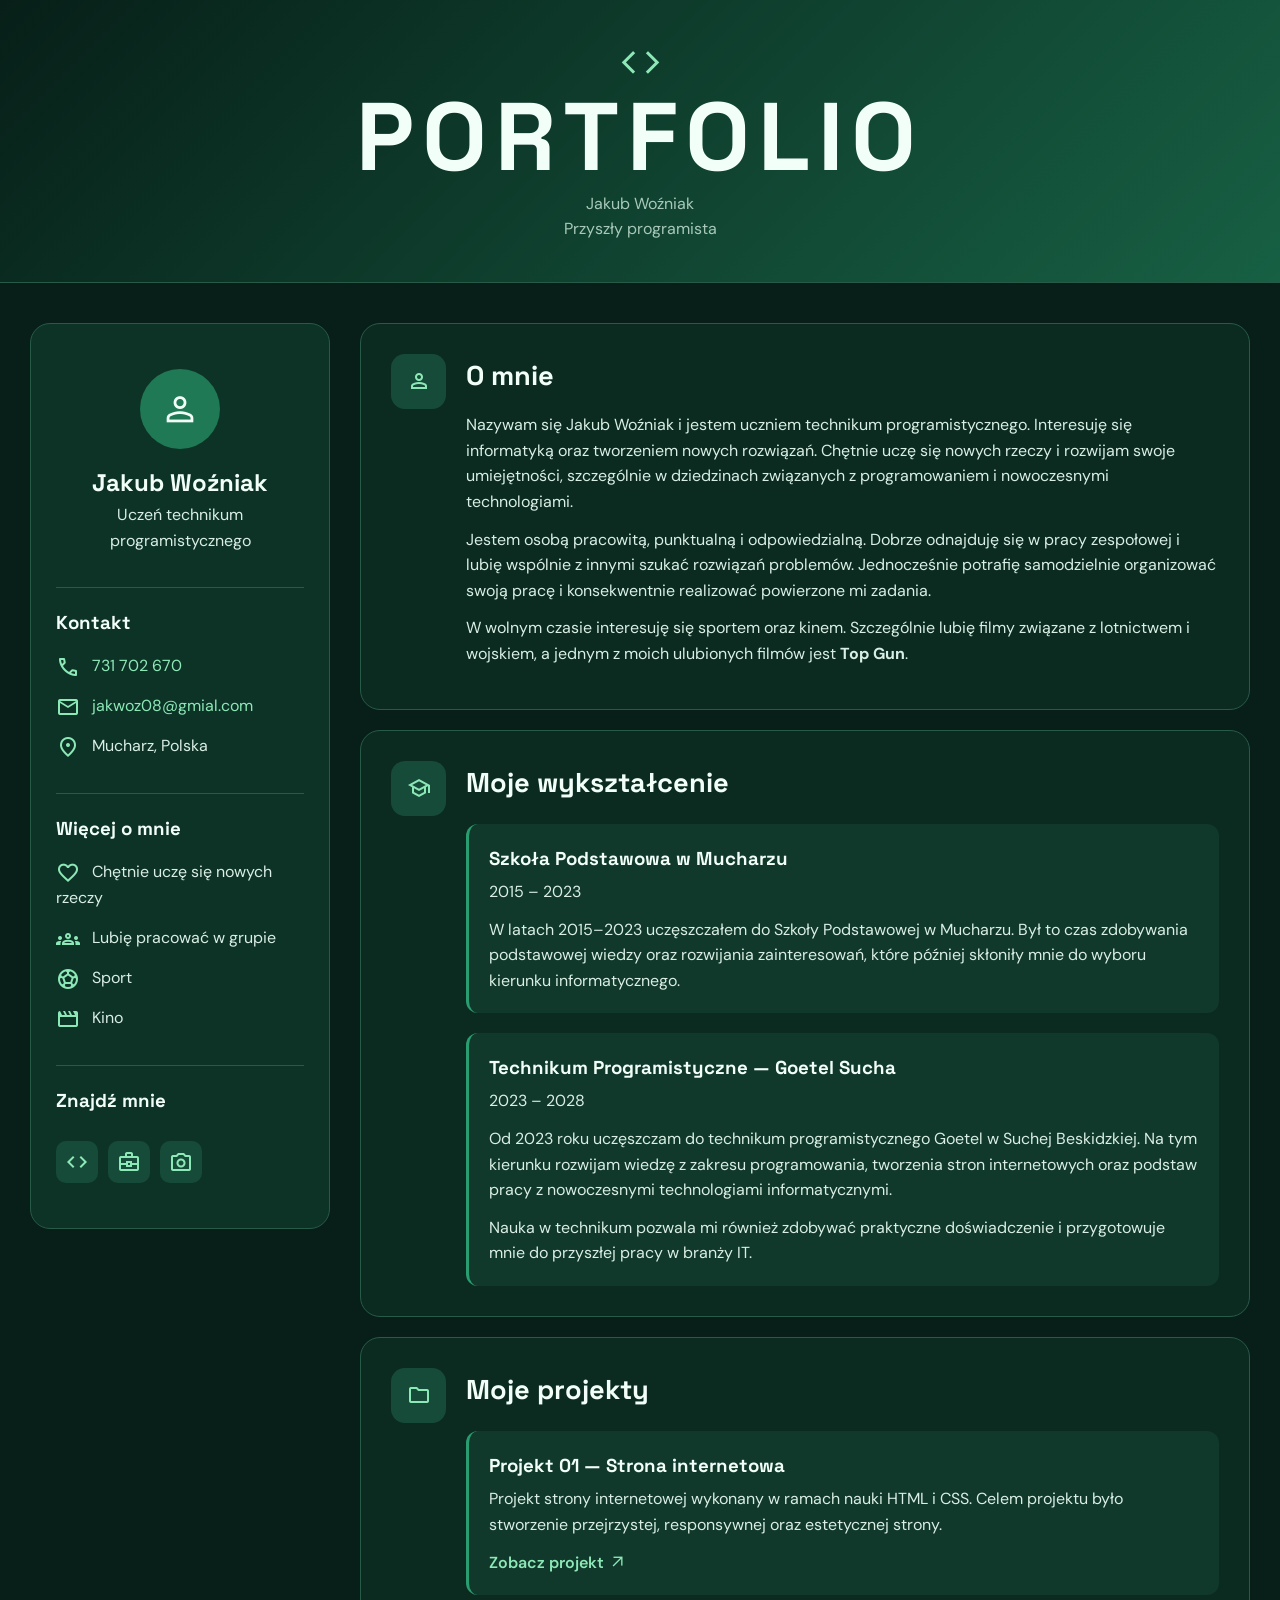
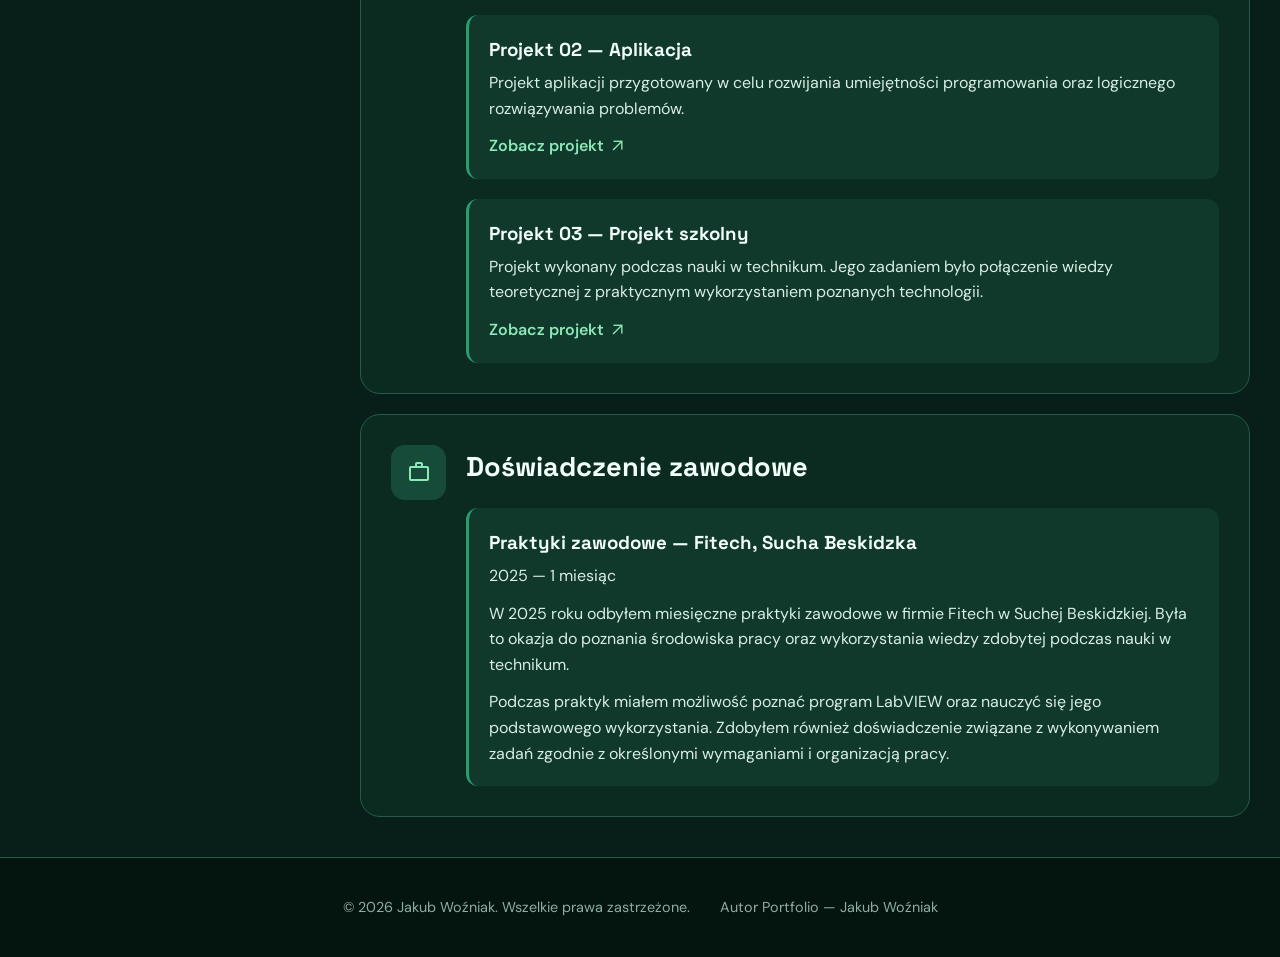
<file: index.html>
<!DOCTYPE html>
<html lang="pl">
<head>
    <meta charset="UTF-8">
    <meta name="viewport" content="width=device-width, initial-scale=1.0">

    <title>Portfolio — Jakub Woźniak</title>

    <link rel="preconnect" href="https://fonts.googleapis.com">
    <link rel="preconnect" href="https://fonts.gstatic.com" crossorigin>

    <link href="https://fonts.googleapis.com/css2?family=DM+Sans:wght@400;500;600;700&family=Space+Grotesk:wght@400;500;600;700&display=swap" rel="stylesheet">

    <link href="https://fonts.googleapis.com/css2?family=Material+Symbols+Outlined:opsz,wght,FILL,GRAD@20..48,100..700,0..1,-50..200" rel="stylesheet">

    <link rel="stylesheet" href="style.css">
</head>

<body>

<header>
    <span class="material-symbols-outlined">code</span>

    <h1>PORTFOLIO</h1>

    <p>Jakub Woźniak</p>
    <p>Przyszły programista</p>
</header>

<div class="container">

    <aside>
        <section>
            <span class="material-symbols-outlined">person</span>

            <h2>Jakub Woźniak</h2>
            <p>Uczeń technikum programistycznego</p>
        </section>

        <section>
            <h3>Kontakt</h3>

            <p>
                <span class="material-symbols-outlined">phone</span>
                <a href="tel:+48731702670">731 702 670</a>
            </p>

            <p>
                <span class="material-symbols-outlined">mail</span>
                <a href="mailto:jakwoz08@gmial.com">jakwoz08@gmial.com</a>
            </p>

            <p>
                <span class="material-symbols-outlined">location_on</span>
                Mucharz, Polska
            </p>
        </section>

        <section>
            <h3>Więcej o mnie</h3>

            <p>
                <span class="material-symbols-outlined">favorite</span>
                Chętnie uczę się nowych rzeczy
            </p>

            <p>
                <span class="material-symbols-outlined">groups</span>
                Lubię pracować w grupie
            </p>

            <p>
                <span class="material-symbols-outlined">sports_soccer</span>
                Sport
            </p>

            <p>
                <span class="material-symbols-outlined">movie</span>
                Kino
            </p>
        </section>

        <section>
            <h3>Znajdź mnie</h3>

            <a href="#" aria-label="GitHub">
                <span class="material-symbols-outlined">code</span>
            </a>

            <a href="#" aria-label="LinkedIn">
                <span class="material-symbols-outlined">business_center</span>
            </a>

            <a href="#" aria-label="Instagram">
                <span class="material-symbols-outlined">photo_camera</span>
            </a>
        </section>
    </aside>

    <main>

        <section>
            <span class="material-symbols-outlined">person</span>

            <article>
                <h2>O mnie</h2>

                <p>
                    Nazywam się Jakub Woźniak i jestem uczniem technikum
                    programistycznego. Interesuję się informatyką oraz
                    tworzeniem nowych rozwiązań. Chętnie uczę się nowych
                    rzeczy i rozwijam swoje umiejętności, szczególnie w
                    dziedzinach związanych z programowaniem i nowoczesnymi
                    technologiami.
                </p>

                <p>
                    Jestem osobą pracowitą, punktualną i odpowiedzialną.
                    Dobrze odnajduję się w pracy zespołowej i lubię wspólnie
                    z innymi szukać rozwiązań problemów. Jednocześnie potrafię
                    samodzielnie organizować swoją pracę i konsekwentnie
                    realizować powierzone mi zadania.
                </p>

                <p>
                    W wolnym czasie interesuję się sportem oraz kinem.
                    Szczególnie lubię filmy związane z lotnictwem i wojskiem,
                    a jednym z moich ulubionych filmów jest
                    <strong>Top Gun</strong>.
                </p>
            </article>
        </section>

        <section>
            <span class="material-symbols-outlined">school</span>

            <article>
                <h2>Moje wykształcenie</h2>

                <section>
                    <h3>Szkoła Podstawowa w Mucharzu</h3>

                    <p>2015 – 2023</p>

                    <p>
                        W latach 2015–2023 uczęszczałem do Szkoły Podstawowej
                        w Mucharzu. Był to czas zdobywania podstawowej wiedzy
                        oraz rozwijania zainteresowań, które później skłoniły
                        mnie do wyboru kierunku informatycznego.
                    </p>
                </section>

                <section>
                    <h3>Technikum Programistyczne — Goetel Sucha</h3>

                    <p>2023 – 2028</p>

                    <p>
                        Od 2023 roku uczęszczam do technikum programistycznego
                        Goetel w Suchej Beskidzkiej. Na tym kierunku rozwijam
                        wiedzę z zakresu programowania, tworzenia stron
                        internetowych oraz podstaw pracy z nowoczesnymi
                        technologiami informatycznymi.
                    </p>

                    <p>
                        Nauka w technikum pozwala mi również zdobywać praktyczne
                        doświadczenie i przygotowuje mnie do przyszłej pracy
                        w branży IT.
                    </p>
                </section>
            </article>
        </section>

        <section>
            <span class="material-symbols-outlined">folder</span>

            <article>
                <h2>Moje projekty</h2>

                <section>
                    <h3>Projekt 01 — Strona internetowa</h3>

                    <p>
                        Projekt strony internetowej wykonany w ramach nauki
                        HTML i CSS. Celem projektu było stworzenie przejrzystej,
                        responsywnej oraz estetycznej strony.
                    </p>

                    <a href="egz22_moj/paznokcie.html">Zobacz projekt
                        <span class="material-symbols-outlined">arrow_outward</span>
                    </a>
                </section>

                <section>
                    <h3>Projekt 02 — Aplikacja</h3>

                    <p>
                        Projekt aplikacji przygotowany w celu rozwijania
                        umiejętności programowania oraz logicznego
                        rozwiązywania problemów.
                    </p>

                    
                    <a href="egz10_moj/index.html">Zobacz projekt
                        <span class="material-symbols-outlined">arrow_outward</span>
                    </a>
                </section>

                <section>
                    <h3>Projekt 03 — Projekt szkolny</h3>

                    <p>
                        Projekt wykonany podczas nauki w technikum.
                        Jego zadaniem było połączenie wiedzy teoretycznej
                        z praktycznym wykorzystaniem poznanych technologii.
                    </p>

                    <a href="egz23_moj/index.html">Zobacz projekt
                        <span class="material-symbols-outlined">arrow_outward</span>
                    </a>
                </section>
            </article>
        </section>

        <section>
            <span class="material-symbols-outlined">work</span>

            <article>
                <h2>Doświadczenie zawodowe</h2>

                <section>
                    <h3>Praktyki zawodowe — Fitech, Sucha Beskidzka</h3>

                    <p>2025 — 1 miesiąc</p>

                    <p>
                        W 2025 roku odbyłem miesięczne praktyki zawodowe
                        w firmie Fitech w Suchej Beskidzkiej. Była to okazja
                        do poznania środowiska pracy oraz wykorzystania
                        wiedzy zdobytej podczas nauki w technikum.
                    </p>

                    <p>
                        Podczas praktyk miałem możliwość poznać program
                        LabVIEW oraz nauczyć się jego podstawowego
                        wykorzystania. Zdobyłem również doświadczenie
                        związane z wykonywaniem zadań zgodnie z określonymi
                        wymaganiami i organizacją pracy.
                    </p>
                </section>
            </article>
        </section>

    </main>

</div>

<footer>
    <p>© 2026 Jakub Woźniak. Wszelkie prawa zastrzeżone.</p>
    <p>Autor Portfolio — Jakub Woźniak</p>
</footer>

<script src="script.js"></script>

</body>
</html>
</file>
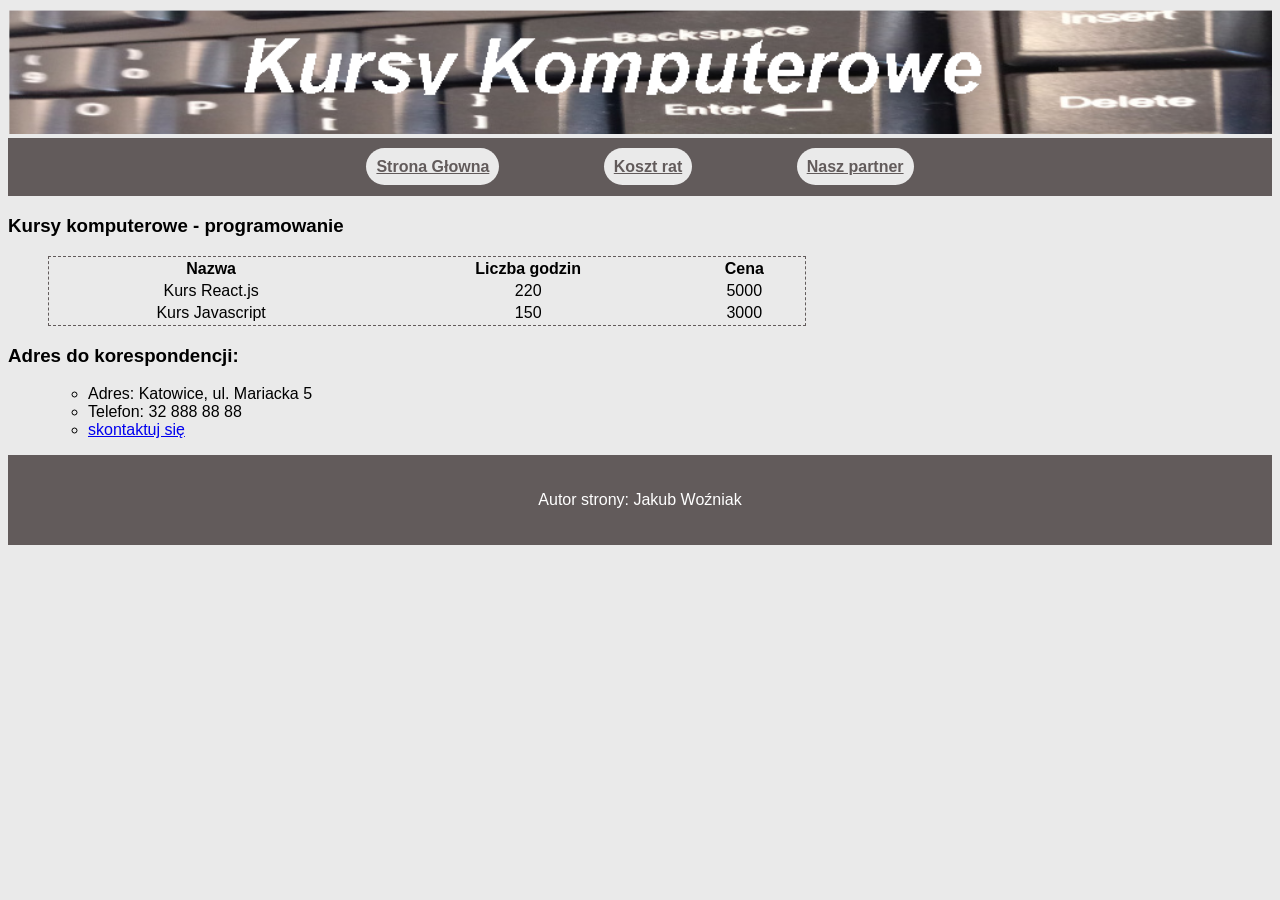
<file: egz10_moj/index.html>
<!DOCTYPE html>
<html lang="pl">
<head>
    <meta charset="UTF-8">
    <meta name="viewport" content="width=device-width, initial-scale=1.0">
    <title>Kursy Komputerowe</title>
    <link rel="stylesheet" href="style.css">
</head>
<body>
    <header>
        <img src="baner.png" alt="kursy komputerowe">
    </header>
    <nav>
        <a href="index.html">Strona Głowna</a>
        <a href="raty.html">Koszt rat</a>
        <a href=" https://moje-szkolenia.pl/">Nasz partner</a>
    </nav>
    <main>
        <h3>Kursy komputerowe - programowanie</h3>
        <table>
            <tr>
                <th>Nazwa</th>
                <th>Liczba godzin</th>
                <th>Cena</th>
            </tr>
            <tr>
                <td>Kurs React.js</td>
                <td>220</td>
                <td>5000</td>
            </tr>
            <tr>
                <td>Kurs Javascript</td>
                <td>150</td>
                <td>3000</td>
            </tr>
        </table>
        <h3>Adres do korespondencji:</h3>
        <ul>
            <li>Adres: Katowice, ul. Mariacka 5</li>
            <li>Telefon: 32 888 88 88</li>
            <li><a href="kursy@komputerowe.pl">skontaktuj się</a></li>
        </ul>
    </main>
    <footer>
        <p>Autor strony: Jakub Woźniak</p>
    </footer>
</body>
</html>
</file>
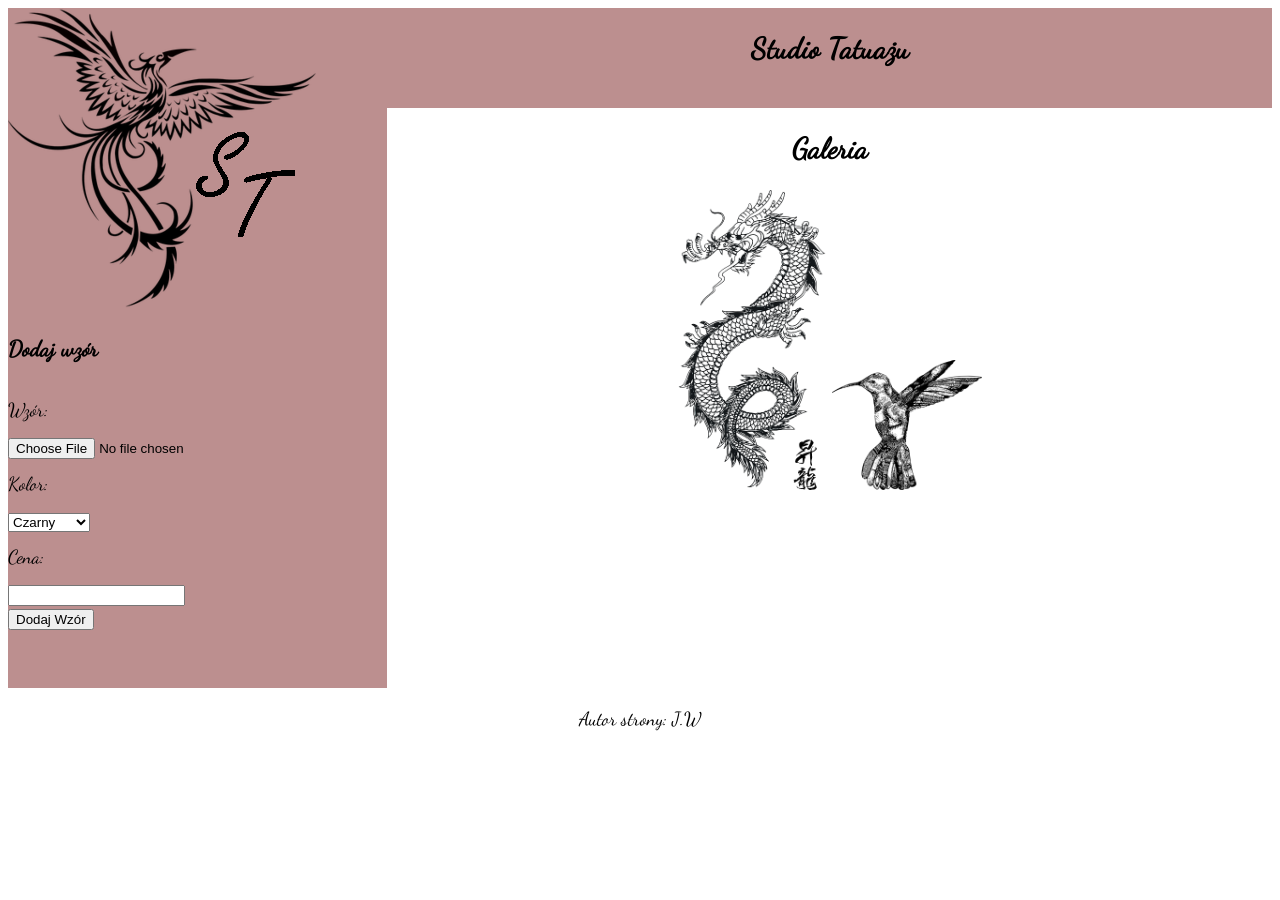
<file: egz23_moj/index.html>
<!DOCTYPE html>
<html lang="pl">
<head>
    <meta charset="UTF-8">
    <meta name="viewport" content="width=device-width, initial-scale=1.0">
    <title>Tatuaże</title>
    <link rel="stylesheet" href="styl.css">
    <!-- pamietaj o tym ze w grafice przykladowa ozdobna czcionka jest freestyle script -->
</head>
<body>
    <!-- pamietaj jak robic to systec z 2 headermi kolo siebie
     TYLKO UTAJ BYLA TAKSYTUACJA ZE ONE NIE MIALY ROWNEJ WYSOKSOCI WIEC FLEXA I HEADERA Z 2 SECTIOAMI NIE UZYJESZ TUTAJ
     MUISZ TUTAJ JE DAC JAKO DZIECI INNYCH TAGOW NP ASIDE CZY ARTICEL I WTEDY TO BEDZIE TYLKO PAMIETAO O ODPOWIEDNIJ STYLIZACJI 
     PAMIETAJ O TYM JAK SIE TO ROBI-->

     <main>
        <aside>
            
                <header>
                    <!-- ROBIE INCZEJ TUTJA DAJE HEADER WNETRZ BLOKU I TO JEST HEADER TO TEGO I WTEDY MOGE EDAC 2 HEADERY NA STOENIE 
                    I TKA MUSZE BO TO NIE ZGODNIE J WYSOKOSCI -->
                        <img src="logo.png" alt="salon">
                </header>
                <h3>Dodaj wzór</h3>
                <form action="#" method="post">
                    <label for="nazwa_pliku">Wzór:</label></br>
                    <input type="file" accept="png" id="nazwa_pliku"></br>
                    <!-- PAMIETAJ JAK DZIAL ACCEPT -->
                    <label for="kolor">Kolor: </label></br>
                    <select id="kolor">
                        <option value="Czarny">Czarny</option>
                        <option value="Czerwony">Czerwony</option>
                        <option value="Zielony">Zielony</option>
                        <option value="Niebieski">Niebieski</option>
                    </select></br>
                    <label for="cena">Cena: </label></br>
                    <input type="number"  id="cena"></br>
                    <input type="button" value="Dodaj Wzór">
                    <!-- button zeby nie przeladowywoalo -->
                </form>
        </aside>
        <article>
            <header>
                    <h2>Studio Tatuażu</h2>
            </header>
            <section>
                <h2>Galeria</h2>
                <img src="smok.png" alt="smok.png" class="miniatury" >
                <img src="koliber.png" alt="koliber.png" class="miniatury">
            </section>
        </article>
            
            
    </main>
     <footer>
        <p>Autor strony: J.W</p>
     </footer>
     <script src="skrypt.js"></script>
</body>
</html>
</file>
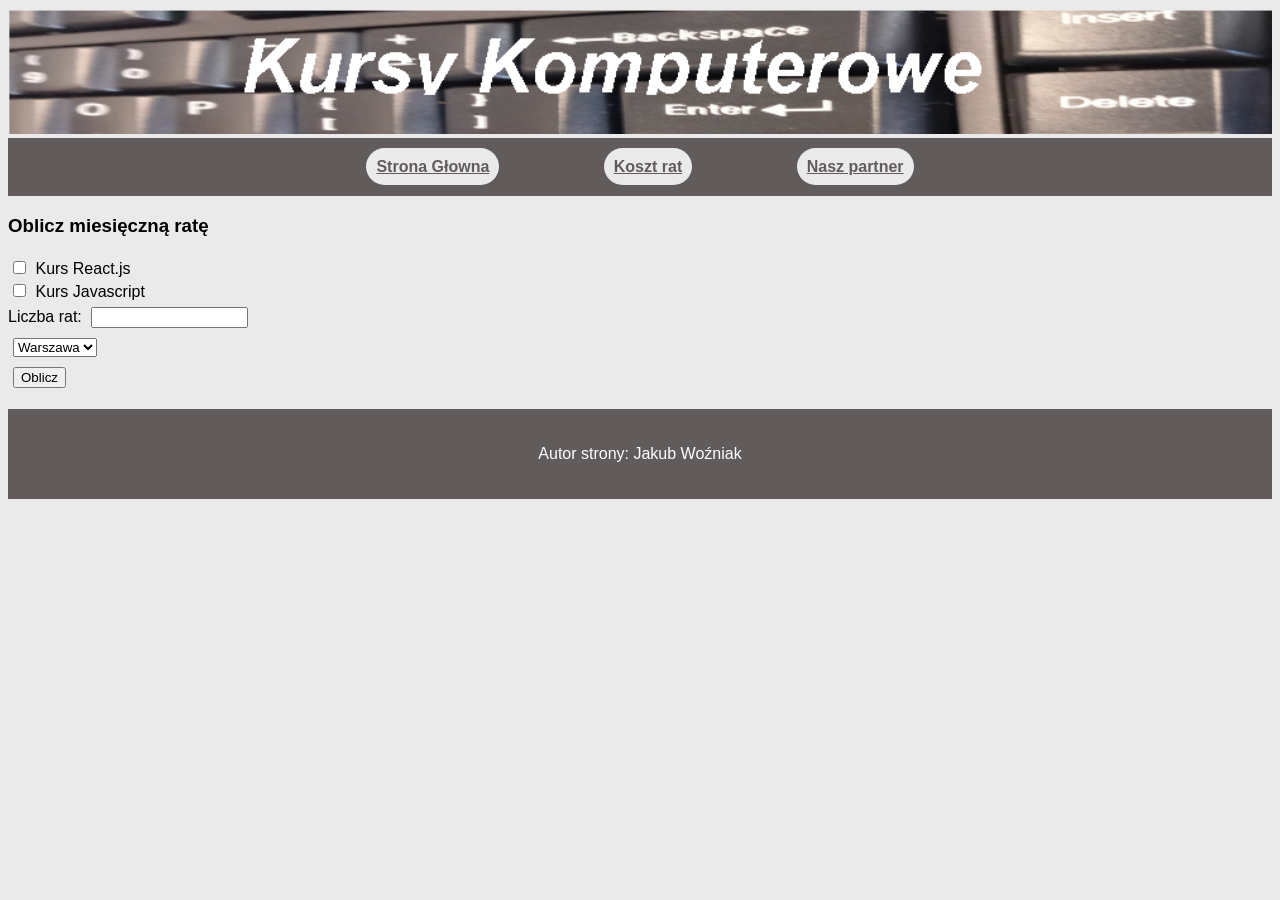
<file: egz10_moj/raty.html>
<!DOCTYPE html>
<html lang="pl">
<head>
    <meta charset="UTF-8">
    <meta name="viewport" content="width=device-width, initial-scale=1.0">
    <title>Kursy Komputerowe</title>
    <link rel="stylesheet" href="style.css">
</head>
<body>
    <header>
        <img src="baner.png" alt="kursy komputerowe">
    </header>
    <nav>
        <a href="index.html">Strona Głowna</a>
        <a href="raty.html">Koszt rat</a>
        <a href=" https://moje-szkolenia.pl/">Nasz partner</a>
    </nav>
    <main>
        <h3>Oblicz miesięczną ratę</h3>

        <!--PAMIETAJ NAWET JAK JEST KOD JS to jak masz dawac jakies inputy to dawaj w formie tylko ten inout w sesnie przycisk to dawaj
        go TYPE BUTTON ZEBY NIE ODSIWERZAL STORNY A W PHP JAKO SUBMIT PAMIETAJ O TYM -->
        <!-- PAMIETAJ ETYKIETY TO SA LABEL ZAWSZE JAK JEST NAZW INPUTA TO ROB PRZEZ LABEL PAMIETAJ O TYM -->
        <form action="#" method="post">
            <input type="checkbox" name="kurs_1" id="check1" class="kontrolki">
            <label for="check1">Kurs React.js</label></br>

            <!-- pamietaj id jest koniecze do label pameitaj o tym -->

            <input type="checkbox" name="kurs_2" id="check2" class="kontrolki">
            <label for="check2">Kurs Javascript</label></br>

            <label for="numer1">Liczba rat: </label>
            <input type="number" name="raty" id="numer1" class="kontrolki"></br>

            <select name="miasto" class="kontrolki">
                <option value="Warszawa">Warszawa</option>
                <option value="Katowice">Katowice</option>
                <option value="Gdańsk">Gdańsk</option>
            </select></br>

            <input type="button" value="Oblicz" class="kontrolki" name="oblicz"></br>
            <!-- pamietaj daje typy button zeby nie odsiwerzalo bo to ma byc js ale daje to w form zawsze pamietaj o tym -->
        </form>
        
        <p class="wynik">
            <!-- daje klase do lepszego zadzania -->
            <!-- efet skryptu ktory jest w zewnetrzym pliku pamietaj o tym -->
        </p>
    </main>
    <footer>
        <p>Autor strony: Jakub Woźniak</p>
    </footer>
    <script src="skrypt.js"></script>
    <!-- pamietaj jak src piszemy pamietaj o tym -->
</body>
</html>
</file>
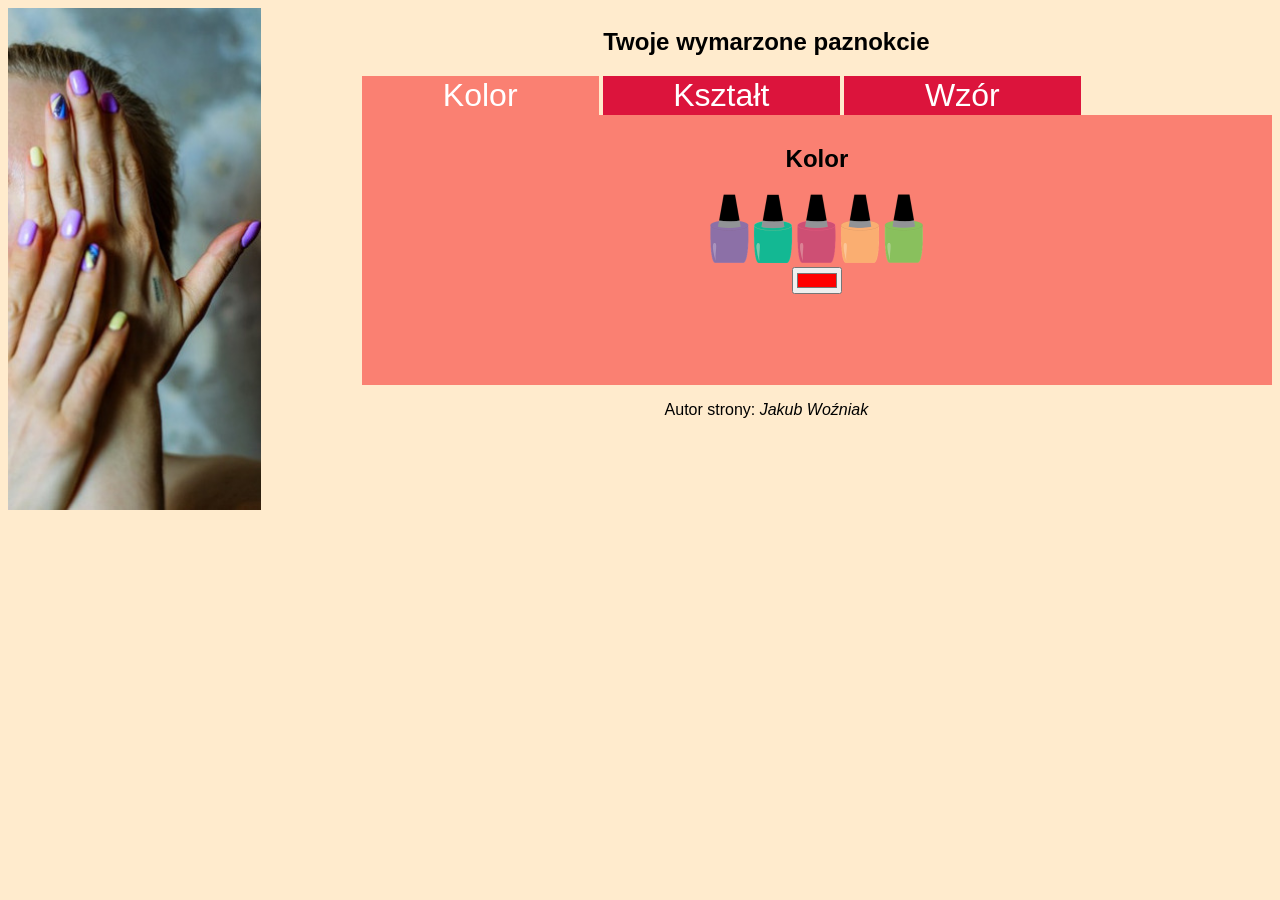
<file: egz22_moj/paznokcie.html>
<!DOCTYPE html>
<html lang="pl">
<head>
    <meta charset="UTF-8">
    <meta name="viewport" content="width=device-width, initial-scale=1.0">
    <title>Stylizacja paznokci</title>
    <link rel="stylesheet" href="styl.css">
</head>
<body>
    <aside>
        <img src="manicure.jpg" alt="Stylizacja paznokci">
    </aside>
    <article>
        <main>
            <header>
                <h1>Twoje wymarzone paznokcie</h1>
            </header>
            <nav>
                <!-- bedzie na js ale lepiej dawac fomra na button zeby byl button i claass aby szbice strowac -->
                <form action="#" method="post">
                    <input type="button" value="Kolor" class="przycisk1">
                    <input type="button" value="Kształt" class="przycisk2">
                    <input type="button" value="Wzór" class="przycisk3">
                </form>
            </nav>
            <section class="sekcja1">
                <h2>Kolor</h2>
                <img src="kolory.png" alt="Kolory paznokci">
                <form action="#" method="post">
                    <input type="color" value="#FF0000">
                </form>
            </section>
            <section class="sekcja2">
                 <h2>Kształt</h2>
                <img src="ksztalt.png" alt="Kształty paznokci">   
                <form action="#" method="post">
                    <select name="ksztalt">
                        <option value="migdał">migdał</option>
                        <option value="zaokrąglony">zaokrąglony</option>
                        <option value="kwadratowy">kwadratowy</option>
                        <option value="balerina">balerina</option>
                        <option value="zaokrąglony kwadrat">zaokrąglony kwadrat</option>
                    </select>
                </form>
            </section>
            <section class="sekcja3">
                <h2>Wzór</h2>
                <!-- ekfet skrypt 1 -->
                 <form action="#" method="post">
                    <input type="number" name="wzor" min="1" max="10" step="1" class="punkt_odniesenia">
                    <!-- PAMIETAJ TEN STEP DAJE TO ZE WYMAGA ZEBY DAWAC CALKOWIET BO O 1 MOZE PRZESKAIWAC PAMIEETAJ O TYM -->
                 </form>
            </section>
        </main>
        <footer>
                <p>Autor strony: <em>Jakub Woźniak</em></p>
        </footer>
    </article>
    <script src="skrypt.js"></script>
</body>
</html>
</file>
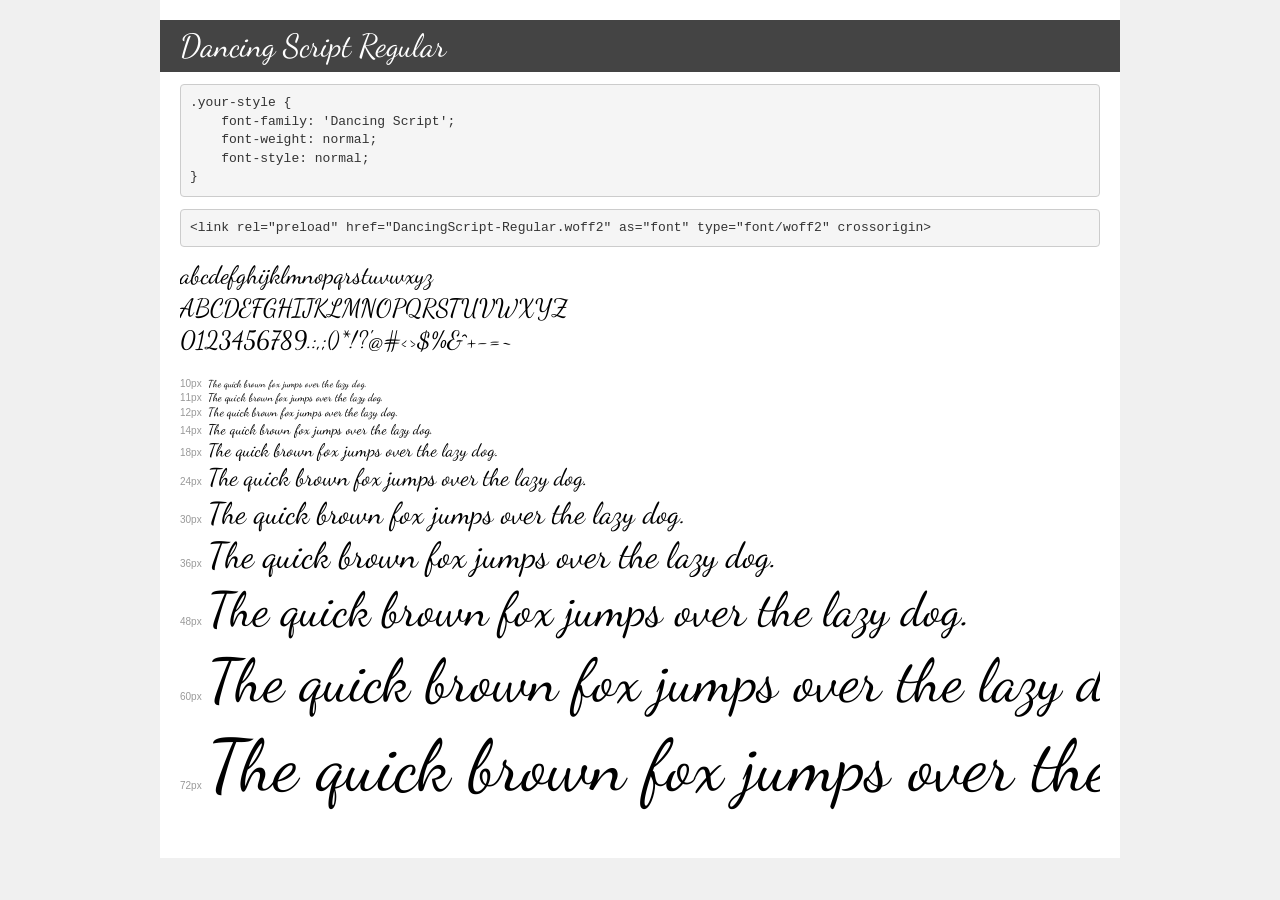
<file: egz23_moj/czcionki/demo.html>
<!DOCTYPE html>
<html lang="en">
<head>
    <meta charset="utf-8">
    <meta http-equiv="X-UA-Compatible" content="IE=edge">
    <meta name="viewport" content="width=device-width, initial-scale=1">
    <meta name="robots" content="noindex, noarchive">
    <meta name="format-detection" content="telephone=no">
    <title>Transfonter demo</title>
    <link href="stylesheet.css" rel="stylesheet">
    <style>
        /*
        http://meyerweb.com/eric/tools/css/reset/
        v2.0 | 20110126
        License: none (public domain)
        */
        html, body, div, span, applet, object, iframe,
        h1, h2, h3, h4, h5, h6, p, blockquote, pre,
        a, abbr, acronym, address, big, cite, code,
        del, dfn, em, img, ins, kbd, q, s, samp,
        small, strike, strong, sub, sup, tt, var,
        b, u, i, center,
        dl, dt, dd, ol, ul, li,
        fieldset, form, label, legend,
        table, caption, tbody, tfoot, thead, tr, th, td,
        article, aside, canvas, details, embed,
        figure, figcaption, footer, header, hgroup,
        menu, nav, output, ruby, section, summary,
        time, mark, audio, video {
            margin: 0;
            padding: 0;
            border: 0;
            font-size: 100%;
            font: inherit;
            vertical-align: baseline;
        }
        /* HTML5 display-role reset for older browsers */
        article, aside, details, figcaption, figure,
        footer, header, hgroup, menu, nav, section {
            display: block;
        }
        body {
            line-height: 1;
        }
        ol, ul {
            list-style: none;
        }
        blockquote, q {
            quotes: none;
        }
        blockquote:before, blockquote:after,
        q:before, q:after {
            content: '';
            content: none;
        }
        table {
            border-collapse: collapse;
            border-spacing: 0;
        }
        /* demo styles */
        body {
            background: #f0f0f0;
            color: #000;
        }
        .page {
            background: #fff;
            width: 920px;
            margin: 0 auto;
            padding: 20px 20px 0 20px;
            overflow: hidden;
        }
        .font-container {
            overflow-x: auto;
            overflow-y: hidden;
            margin-bottom: 40px;
            line-height: 1.3;
            white-space: nowrap;
            padding-bottom: 5px;
        }
        h1 {
            position: relative;
            background: #444;
            font-size: 32px;
            color: #fff;
            padding: 10px 20px;
            margin: 0 -20px 12px -20px;
        }
        .letters {
            font-size: 25px;
            margin-bottom: 20px;
        }
        .s10:before {
            content: '10px';
        }
        .s11:before {
            content: '11px';
        }
        .s12:before {
            content: '12px';
        }
        .s14:before {
            content: '14px';
        }
        .s18:before {
            content: '18px';
        }
        .s24:before {
            content: '24px';
        }
        .s30:before {
            content: '30px';
        }
        .s36:before {
            content: '36px';
        }
        .s48:before {
            content: '48px';
        }
        .s60:before {
            content: '60px';
        }
        .s72:before {
            content: '72px';
        }
        .s10:before, .s11:before, .s12:before, .s14:before,
        .s18:before, .s24:before, .s30:before, .s36:before,
        .s48:before, .s60:before, .s72:before {
            font-family: Arial, sans-serif;
            font-size: 10px;
            font-weight: normal;
            font-style: normal;
            color: #999;
            padding-right: 6px;
        }
        pre {
            display: block;
            padding: 9px;
            margin: 0 0 12px;
            font-family: Monaco, Menlo, Consolas, "Courier New", monospace;
            font-size: 13px;
            line-height: 1.428571429;
            color: #333;
            font-weight: normal;
            font-style: normal;
            background-color: #f5f5f5;
            border: 1px solid #ccc;
            overflow-x: auto;
            border-radius: 4px;
        }
        /* responsive */
        @media (max-width: 959px) {
            .page {
                width: auto;
                margin: 0;
            }
        }
    </style>
</head>
<body>
<div class="page">
    <div class="demo">
        <h1 style="font-family: 'Dancing Script'; font-weight: normal; font-style: normal;">Dancing Script Regular</h1>
        <pre title="Usage">.your-style {
    font-family: 'Dancing Script';
    font-weight: normal;
    font-style: normal;
}</pre>
        <pre title="Preload (optional)">
&lt;link rel=&quot;preload&quot; href=&quot;DancingScript-Regular.woff2&quot; as=&quot;font&quot; type=&quot;font/woff2&quot; crossorigin&gt;</pre>
        <div class="font-container" style="font-family: 'Dancing Script'; font-weight: normal; font-style: normal;">
            <p class="letters">
                abcdefghijklmnopqrstuvwxyz<br>
ABCDEFGHIJKLMNOPQRSTUVWXYZ<br>
                0123456789.:,;()*!?'@#&lt;&gt;$%&^+-=~
            </p>
            <p class="s10" style="font-size: 10px;">The quick brown fox jumps over the lazy dog.</p>
            <p class="s11" style="font-size: 11px;">The quick brown fox jumps over the lazy dog.</p>
            <p class="s12" style="font-size: 12px;">The quick brown fox jumps over the lazy dog.</p>
            <p class="s14" style="font-size: 14px;">The quick brown fox jumps over the lazy dog.</p>
            <p class="s18" style="font-size: 18px;">The quick brown fox jumps over the lazy dog.</p>
            <p class="s24" style="font-size: 24px;">The quick brown fox jumps over the lazy dog.</p>
            <p class="s30" style="font-size: 30px;">The quick brown fox jumps over the lazy dog.</p>
            <p class="s36" style="font-size: 36px;">The quick brown fox jumps over the lazy dog.</p>
            <p class="s48" style="font-size: 48px;">The quick brown fox jumps over the lazy dog.</p>
            <p class="s60" style="font-size: 60px;">The quick brown fox jumps over the lazy dog.</p>
            <p class="s72" style="font-size: 72px;">The quick brown fox jumps over the lazy dog.</p>
        </div>
    </div>

</div>
</body>
</html>
</file>
<file: style.css>
* {
    margin: 0;
    padding: 0;
    box-sizing: border-box;
}

body {
    font-family: "DM Sans", sans-serif;
    background-color: #071f18;
    color: #d9eee4;
    line-height: 1.6;
}

header {
    min-height: 250px;
    padding: 40px 20px;

    display: flex;
    flex-direction: column;
    justify-content: center;
    align-items: center;

    text-align: center;

    background: linear-gradient(135deg, #071f18, #176044);

    border-bottom: 1px solid #285a48;
}

header .material-symbols-outlined {
    font-size: 45px;
    color: #8de8b7;
}

header h1 {
    font-family: "Space Grotesk", sans-serif;
    font-size: clamp(3rem, 8vw, 6rem);
    color: #f1fff8;
    letter-spacing: 8px;
    line-height: 1.1;
}

header p {
    color: #a8c9ba;
}

.container {
    max-width: 1400px;
    margin: 0 auto;
    padding: 40px 30px;

    display: flex;
    gap: 30px;
    align-items: flex-start;
}

aside {
    flex: 0 0 300px;

    position: sticky;
    top: 20px;

    padding: 25px;

    background-color: #0d3327;

    border: 1px solid #285a48;
    border-radius: 20px;
}

aside section {
    padding: 20px 0;
    border-bottom: 1px solid #285a48;
}

aside section:last-child {
    border-bottom: none;
}

aside section:first-child {
    text-align: center;
}

aside section:first-child > .material-symbols-outlined {
    width: 80px;
    height: 80px;

    display: flex;
    align-items: center;
    justify-content: center;

    margin: 0 auto 15px;

    background-color: #1f7955;
    color: #f1fff8;

    border-radius: 50%;

    font-size: 40px;
}

aside h2 {
    font-family: "Space Grotesk", sans-serif;
    color: #f1fff8;
}

aside h3 {
    margin-bottom: 15px;
    font-family: "Space Grotesk", sans-serif;
    color: #f1fff8;
}

aside p {
    margin-bottom: 14px;
}

aside p .material-symbols-outlined {
    margin-right: 8px;
    color: #8de8b7;
    vertical-align: middle;
}

aside a {
    color: #8de8b7;
    text-decoration: none;
}

aside a:hover {
    color: #ffffff;
}

aside > section:last-child {
    display: flex;
    gap: 10px;
    flex-wrap: wrap;
}

aside > section:last-child h3 {
    width: 100%;
}

aside > section:last-child a {
    width: 42px;
    height: 42px;

    display: flex;
    align-items: center;
    justify-content: center;

    background-color: #174b39;
    border-radius: 10px;

    transition: 0.3s;
}

aside > section:last-child a:hover {
    background-color: #1f7955;
    transform: translateY(-3px);
}

main {
    flex: 1;

    display: flex;
    flex-direction: column;
    gap: 20px;

    min-width: 0;
}

main > section {
    display: flex;
    gap: 20px;

    padding: 30px;

    background-color: #0b2b21;

    border: 1px solid #285a48;
    border-radius: 20px;

    transition: 0.3s ease;
}

main > section > .material-symbols-outlined {
    flex: 0 0 55px;

    width: 55px;
    height: 55px;

    display: flex;
    align-items: center;
    justify-content: center;

    background-color: #174b39;
    color: #8de8b7;

    border-radius: 14px;
}

main article {
    flex: 1;
}

main h2 {
    margin-bottom: 15px;

    font-family: "Space Grotesk", sans-serif;

    color: #f1fff8;
    font-size: 1.7rem;
}

main h3 {
    margin-bottom: 5px;

    font-family: "Space Grotesk", sans-serif;

    color: #f1fff8;
}

main p {
    margin-bottom: 12px;
}

main article > section {
    margin-top: 20px;
    padding: 20px;

    background-color: #10382b;

    border-left: 3px solid #2a9d70;
    border-radius: 12px;
}

main article > section p:last-child {
    margin-bottom: 0;
}

main a {
    display: inline-flex;
    align-items: center;
    gap: 5px;

    color: #8de8b7;

    text-decoration: none;
    font-weight: 600;
}

main a:hover {
    color: #ffffff;
}

main a .material-symbols-outlined {
    font-size: 18px;
}

footer {
    min-height: 100px;

    padding: 30px;

    display: flex;
    justify-content: center;
    align-items: center;
    gap: 30px;

    flex-wrap: wrap;

    text-align: center;

    background-color: #04140f;

    border-top: 1px solid #285a48;

    color: #8daea0;
    font-size: 0.9rem;
}

@media (max-width: 950px) {
    .container {
        flex-direction: column;
    }

    aside {
        width: 100%;
        position: static;
    }
}

@media (max-width: 650px) {
    header {
        min-height: 200px;
    }

    header h1 {
        font-size: 3rem;
        letter-spacing: 4px;
    }

    .container {
        padding: 25px 15px;
    }

    main > section {
        flex-direction: column;
        padding: 22px;
    }

    main > section > .material-symbols-outlined {
        flex: none;
    }

    footer {
        flex-direction: column;
        gap: 5px;
    }
}

@media (max-width: 400px) {
    header h1 {
        font-size: 2.4rem;
    }

    aside,
    main > section {
        padding: 18px;
    }
}
</file>
<file: egz10_moj/style.css>
*{
    font-family: Helvetica;
}
body{
    background-color:  #EAEAEA;
}
nav,footer{
    background-color: #625B5B;
    color: white;
    padding: 20px;
    text-align: center;
}
img{
    width: 100%;
}
ul{
    margin-left: 40px;
    list-style-type: circle;
    /* pamietaj jak ten styl punkote lisy ustawic i musi to byc na liscie a nie li */
}
nav a{
    font-weight: bolder;
    /*pamietaj jak pogrubienie trzeba robic  */
    background-color: #EAEAEA;
    color: #625B5B;
    padding: 10px;
    margin: 50px;
    border-radius: 20px;
}
nav a:hover{
    background-color: #625B5B;
    color: #EAEAEA;
    border: #EAEAEA solid 1px;
}
table{
    border: #625B5B 1px dashed;
    /* pamietaj dashed to jest kresokwny styl borderu */
    width: 60%;
    margin-left: 40px;
    text-align: center;
}
.kontrolki{
    margin: 5px;

}
</file>
<file: egz23_moj/styl.css>
@font-face {
    font-family: 'Dancing Script';
    src: url('czcionki/DancingScript-Regular.woff2') format('woff2'),
        url('czcionki/DancingScript-Regular.woff') format('woff');
        /* PAMIETAJ TRZEBA TUTJA SCIEZKE ZMIENIC ABY TO BYLO NA ROW W TYM URL PAMIETAJ O TYM */
    font-weight: normal;
    font-style: normal;
    font-display: swap;
}

body{
    font-family: 'Dancing Script',serif;
    font-size: 120%;
    text-align: center;
}
main{
    display: flex;
}
aside header,aside{
    width: 30%;
    background-color: rosybrown;
}
aside{
    text-align: left;
    height: 680px;
}
article header{
    background-color: rosybrown;
    width: 100%;
    height: 100px;
    overflow: hidden;
    /* jak marginesu cos pierdziel to to dawaj */
}
article{
    width: 70%;
}
article section{
    width: 100%;
    height: 550px;
    overflow: scroll;
    /* paski od scrolla zawsze widoczne */
}
label{
    line-height: 50px;
}
.miniatury{
    width: 150px;
    transition:width 1s;
    /* PAMIETAJ JAK TO DZIAL TEN TRANSITIONMMOWI ZE JESLI ZMIENI SIE SZEROKOSC STRONY TO MA SIE TO ZMIENAC PRZEZ 1S
     PAMIETAJ JAK SIE TE ANIMACJE ROBILO W CSS PAMIETAJ O TYM JA DAJE ZE NA WITH BO TO ZMIENA WIEC TEMU TAK I POTME CZAS 1S PAMIETAJ O TYM
     PAMIETAJ O TYM ANIMACJACH */
}
.miniatury:hover{
    background-color: bisque;
    width: 200px;
}
</file>
<file: egz22_moj/styl.css>
*{
    font-family:  'Trebuchet MS', sans-serif;
}
body{
    display: flex;
    background-color: blanchedalmond;
    text-align: center;
}
aside{
    width: 20%;
}
aside img{
    width: 100%;
}
article{
    width: 80%;
}
nav{
    text-align: left;
    margin-left: 10%;
}
section{
    background-color: salmon;
    margin-left: 10%;
    padding: 10px;
    height: 250px;
}
.sekcja1{
    display: block;
}
.sekcja2,.sekcja3{
    display: none;
    /* PAMIETAJ O TYM DISPLAY NONE */
}
input[type="button"]{
    width: 26%;
    color: white;
    border: none;
    font-size: 200%;
}
.przycisk1{
    background-color: salmon;
}
.przycisk2,.przycisk3{
    background-color: crimson;
}
.wzory{
    width: 70px;
    margin: 5px;
    border-radius: 100%;
}
/* DO JS ZEBY BYLO LATWIEJ */
.widoczny{
    display: block;
}
.ukryty{
    display: none;
    /* PAMIETAJ O TYM DISPLAY NONE */
}
</file>
<file: egz23_moj/czcionki/stylesheet.css>
@font-face {
    font-family: 'Dancing Script';
    src: url('DancingScript-Regular.woff2') format('woff2'),
        url('DancingScript-Regular.woff') format('woff');
    font-weight: normal;
    font-style: normal;
    font-display: swap;
}

/*add proper URL path if needed*/
</file>
